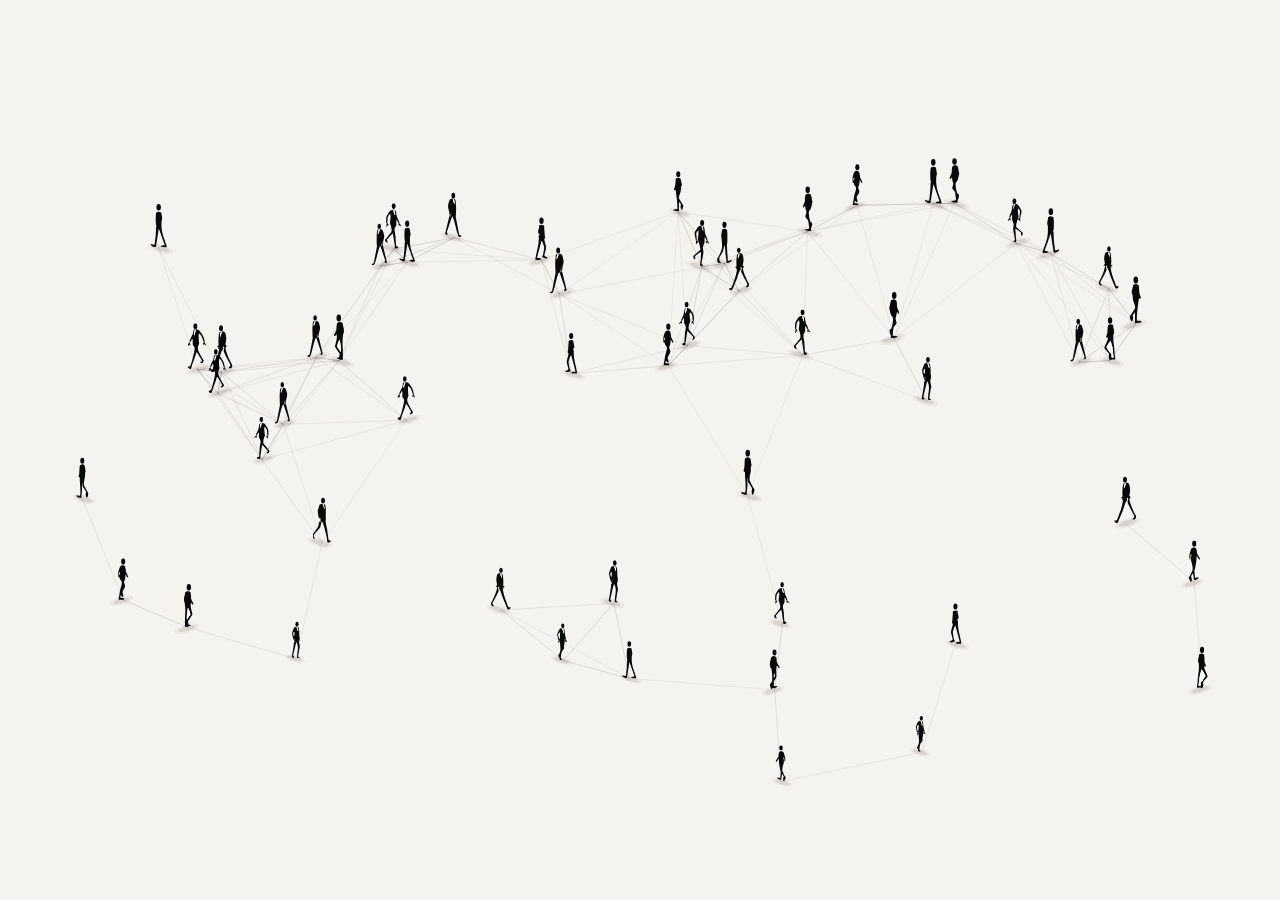
<file: index.html>
<!doctype html>
<html lang="ko">
<head>
  <meta charset="UTF-8" />
  <meta name="viewport" content="width=device-width, initial-scale=1.0" />
  <title>사람들의 흐름 — 1단계</title>
  <link rel="stylesheet" href="style.css" />
</head>
<body>
  <main>
    <canvas id="scene" aria-label="사람들이 자연스럽게 돌아다니는 시뮬레이션"></canvas>
  </main>
  <script src="main.js"></script>
</body>
</html>
</file>
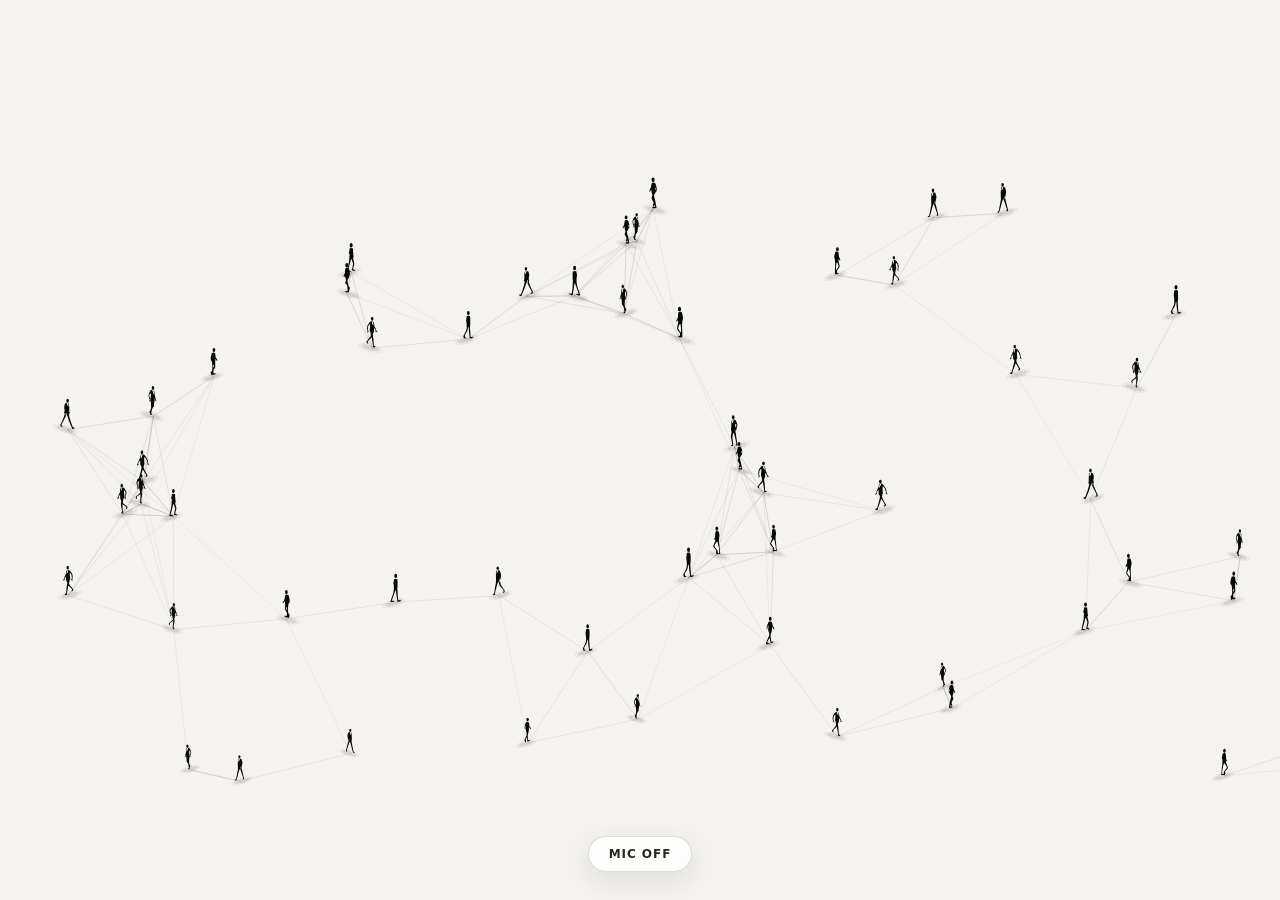
<file: final/index.html>
<!doctype html>
<html lang="ko">
<head>
  <meta charset="UTF-8" />
  <meta name="viewport" content="width=device-width, initial-scale=1.0" />
  <title>사람들의 흐름 — 1단계</title>
  <link rel="stylesheet" href="style.css" />
</head>
<body>
  <main>
    <canvas id="scene" aria-label="사람들이 자연스럽게 돌아다니는 시뮬레이션"></canvas>
    <button id="microphone" type="button" aria-pressed="false">MIC OFF</button>
  </main>
  <script src="main.js"></script>
</body>
</html>
</file>
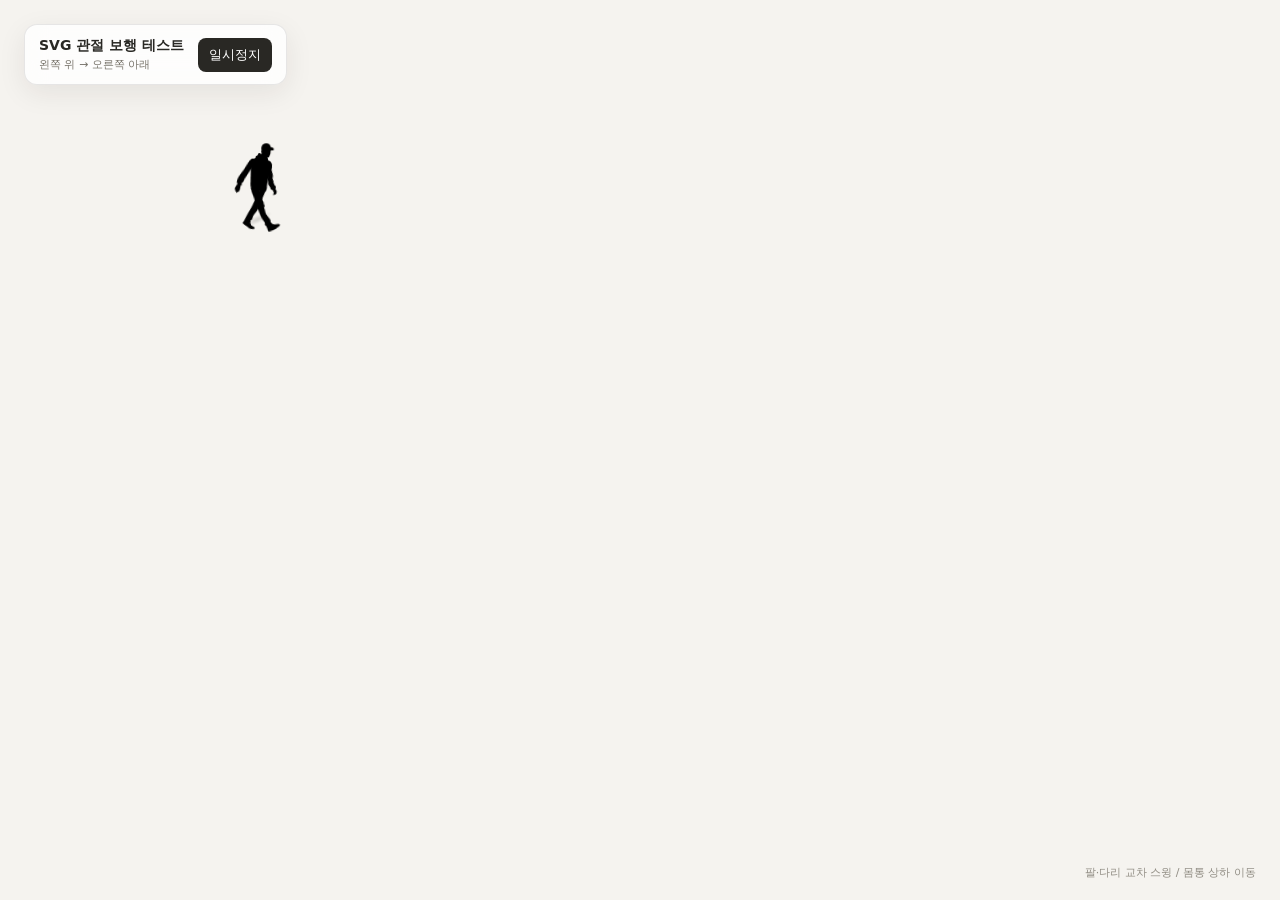
<file: character-test.html>
<!doctype html>
<html lang="ko">
<head>
  <meta charset="UTF-8" />
  <meta name="viewport" content="width=device-width, initial-scale=1.0" />
  <title>대각선 보행 SVG 테스트</title>
  <style>
    * { box-sizing: border-box; }
    html, body { width: 100%; height: 100%; margin: 0; overflow: hidden; }
    body { font-family: Inter, Pretendard, system-ui, sans-serif; background: #f5f3ef; color: #292824; }
    #stage { position: relative; width: 100%; height: 100%; }
    .guide {
      position: fixed; top: 24px; left: 24px; z-index: 5; display: flex; align-items: center; gap: 14px;
      padding: 12px 14px; border: 1px solid rgba(28,27,24,.1); border-radius: 13px;
      background: rgba(255,255,255,.82); box-shadow: 0 8px 28px rgba(35,31,24,.08); backdrop-filter: blur(12px);
    }
    .guide div { display: grid; gap: 2px; }
    .guide strong { font-size: 14px; }
    .guide span { font-size: 11px; color: #77736a; }
    button { border: 0; border-radius: 8px; padding: 8px 11px; background: #292824; color: #fff; cursor: pointer; }
    #walker { position: absolute; left: 0; top: 0; width: clamp(50px, 5.5vw, 76px); overflow: visible; transform-origin: 50% 100%; will-change: transform; }
    #walker svg { display: block; width: 100%; height: auto; overflow: visible; }
    #walker path { transform-box: view-box; will-change: transform; }
    #shadow {
      position: absolute; left: 0; top: 0; width: 38px; height: 10px; border-radius: 50%;
      background: radial-gradient(ellipse, rgba(31,28,24,.18), rgba(31,28,24,0) 70%);
      transform-origin: center; will-change: transform;
    }
    #status { position: fixed; right: 24px; bottom: 20px; font-size: 11px; color: #918d84; }
  </style>
</head>
<body>
  <main id="stage" aria-label="왼쪽 위에서 오른쪽 아래로 걷는 SVG 캐릭터 테스트">
    <section class="guide">
      <div><strong>SVG 관절 보행 테스트</strong><span>왼쪽 위 → 오른쪽 아래</span></div>
      <button id="toggle" type="button">일시정지</button>
    </section>
    <div id="shadow"></div>
    <div id="walker" aria-label="걷는 사람">
      <svg id="Layer_1" data-name="Layer 1" xmlns="http://www.w3.org/2000/svg" viewBox="-60 -35 430 730" aria-hidden="true">
        <path id="right_arm" data-name="right arm" d="M102.22,116.73c-3.1-.13-9.86,4.09-12.2,5.8-9.96,7.27-12.06,14.17-17.06,25.08-8.46,18.45-14.7,37.15-23.75,55.28-13.53,27.07-38.42,65.57-38.42,95.98,0,3.83.57,7.2,3.07,10.18.81.96,2.73,1.51,2.94,1.86,2.69,4.54-13.8,32.85-13.72,40.69.03,3.05,2.29,4.92,3.14,7.25,2.13,5.85,2.86,8.42,6.45,13.72,1.59,2.35,4.84,1.88,6.13,3.54,1.07,1.38,1.15,6.01,3.87,6.39,3.13.43,5.1-10.35,5.72-12.9l3.94,4.37c2.29,0,8.74-17.81,9.16-20.68,1-6.89-.23-27.05,4.02-31.99,1.43-1.67,5.21-1.73,5.5-4.99.32-2.32-2.82-3.83-3.2-5.32-.2-.77,2.8-9.13,3.5-10.24,1.26-1.99,3.33-2.46,4.76-4.02,4.38-4.8,4.5-15.69,7.07-21.91,1.89-4.58,34.97-78.9,53.98-119.75,6.95-14.93,8.38-23.78-3.18-34.53l-11.7-3.8Z"/>
        <path id="left_arm" data-name="left arm" d="M202.62,154.86c4.42,9.39,34.52,140.41,41.09,148.44,4.04,4.94,11.6,11.07,14.86,15.86,3.2,4.69,2.69,10.97,8.38,13.57,2.9,1.32,7.44,1.14,9.6,2.69.84.6,11.04,14.89,12.18,16.79.76,1.26,2.7,4.6,2.6,5.85-.85,4.82-7.78,2.33-6.86,8.03,1.02,6.4,13.76,1.15,17.14-1.3,6.19-4.49,7.71-8.8,7.49-16.29-.06-2.14-.77-9.31-1.29-10.99-1.16-3.71-8.87-9.69-9.93-13.77-1.59-6.1,2.1-10.26-1.18-17.26-3.26-6.97-10.22-7.36-11.14-8.62-.49-.68-1.19-5.91-2.62-8.35-1.5-2.54-4.65-4.36-5.65-6.64-1.85-4.22-2.51-10.49-4.65-15.55-2.47-5.84-8.25-12.71-8.38-18.92-.17-8.23,1.19-11.7-1.06-20.82-2.88-11.68-16.34-34.89-17.1-43.5-.41-4.64,1.2-11.86.72-17.4-1.19-13.58-10.53-30.1-22.75-36.56h0c-11.36.59-20.48,9.6-21.2,20.96l-.24,3.81Z"/>
        <path id="left_leg" data-name="left leg" d="M123.03,480.9c-1.38,1.34-3.95,6.66-6.06,9.14-10.05,11.84-26.97,25.23-35.19,37.15-4.4,6.39-9.94,26.55-17.56,28.21-2.21.48-3.28-.41-5.23-.92-.21,4.52-1.14,8.99-1.97,13.42-.35,1.87-1.79,3.47-1.94,5.21-.22,2.51,3.01,16.57,4.13,19.28,3.26,7.85,15.92,9.89,20.22,17.81,1.45,2.67,2.43,8.08-.28,10.17-5.75,4.44-30.38-3.08-36.62-7.05-5.99-3.81-9.57-10.44-14.55-15.32-6.06-5.95-24.39-20.2-26.89-26.8-.59-1.55-1.22-3.14-1.08-4.85.25-3.09,9.03-11.59,11.56-15.14,22.79-32.02,45.25-63.01,70.2-93.56,3.14-3.84,5.44-8.84,8.83-12.59,2.97-3.28,76.84-121.96,78.93-125.57.06-.1.11-.19.16-.29.07-.12.14-.25.21-.37,1.49-2.54,3.85-4.48,6.72-5.89,19.21-9.4,38.48,13.52,27.24,31.72l-80.83,136.25"/>
        <path id="right_leg" data-name="right leg" d="M259,612.14c-10.98,1.86-37.87.57-45.82-7.63-3.95-4.07-5.16-10.77-11.36-13.28-.07-2.79,2.22-2.91,2.63-6,2.21-16.29-19.82-40.84-25.82-55.05-5.56-13.14-3.57-33.69-8.5-47.79.04-5.59,5.77-9.86,5.28-16.56-.28-3.88-2.91-8.74-3.38-12.49-.7-5.65.26-10.25-1.21-16.36-.86-3.57-3.44-6.95-3.94-9.23-1.25-5.64-11.75-74.92-13.18-81.13-3.29-14.26-13.67-40.29-25.28-40.17-24.17.25-37.98,29.29-31.74,52.64,11.13,41.66,34.04,160.06,41.94,182.19,3.82,10.71,8.29,21.43,13.02,31.76,2.43,5.3,9.23,14.88,8.87,19.93-.37,5.15-2.81,7.06-1.1,13.58,1.58,6,6.13,6.1,7.99,9.57,1.55,2.89,4.87,17.11,5.89,21.33,1.67,6.91.42,17.28,7.45,20.21h6.14l31.95-7.09c8.48-1.16,46.64-20.51,48.56-26.91,1.78-5.93-3.62-9.57-8.38-11.52Z"/>
        <path id="body" d="M216.43,274.71c-4.92,22.56-3.98,51.36-12.03,73.16-2.58,6.97-6.84,5.95-9.07,9.37l-96.37-12.11c-6.03-2.11-5.33-14.04-6.21-20.36-.51-3.69-2.49-10.63-2.6-12.34-.4-6.34-.71-16.89-.16-24.45.88-12.12-.9-24.74.13-36.85v-124.97c1.18-11.6,24.43-9.47,32.24-18.13l2.08-9.81c2.48-4.8,9.99-4.56,12.58-7.6,2.78-3.26,4.64-14.08,8.9-16.56,5.49-3.2,15.43,4.81,21.39,5.16-1.31-3.41-1.08-7.22-1.82-10.75-.16-.76-1.56-.36-1.76-1.92-.75-5.8,1.28-10.35,1.51-15.11.17-3.57-1.6-7.9-1.5-12.21.21-8.88,4.48-24.09,11.53-29.76C186.57.38,197.12-1.72,211.37,1.28c13.43,2.82,16.55,14.54,21.73,25.68,8.25,2.25,18.41,2.11,21.68,11.66,5.21,15.2-9.53,13.69-19.85,13.48.07,3.6-3.24,7.93-3.58,10.98-.3,2.62.97,5.06.93,7.81-.07,4.92-6.94,23.71-9.54,28.3-2.75,4.85-6.83,3.24-11.16,3.77-1.01.12-1.76-.35-1.28,1.29,1.82,6.16,7.79,12.7,4.45,20.54,3.49,1.85,14.44,6.03,17.33,9.21,9.94,10.92,13.58,26.2,10.97,40.73l-26.63,99.98Z"/>
      </svg>
    </div>
    <div id="status">팔·다리 교차 스윙 / 몸통 상하 이동</div>
  </main>
  <script src="character-test.js"></script>
</body>
</html>
</file>
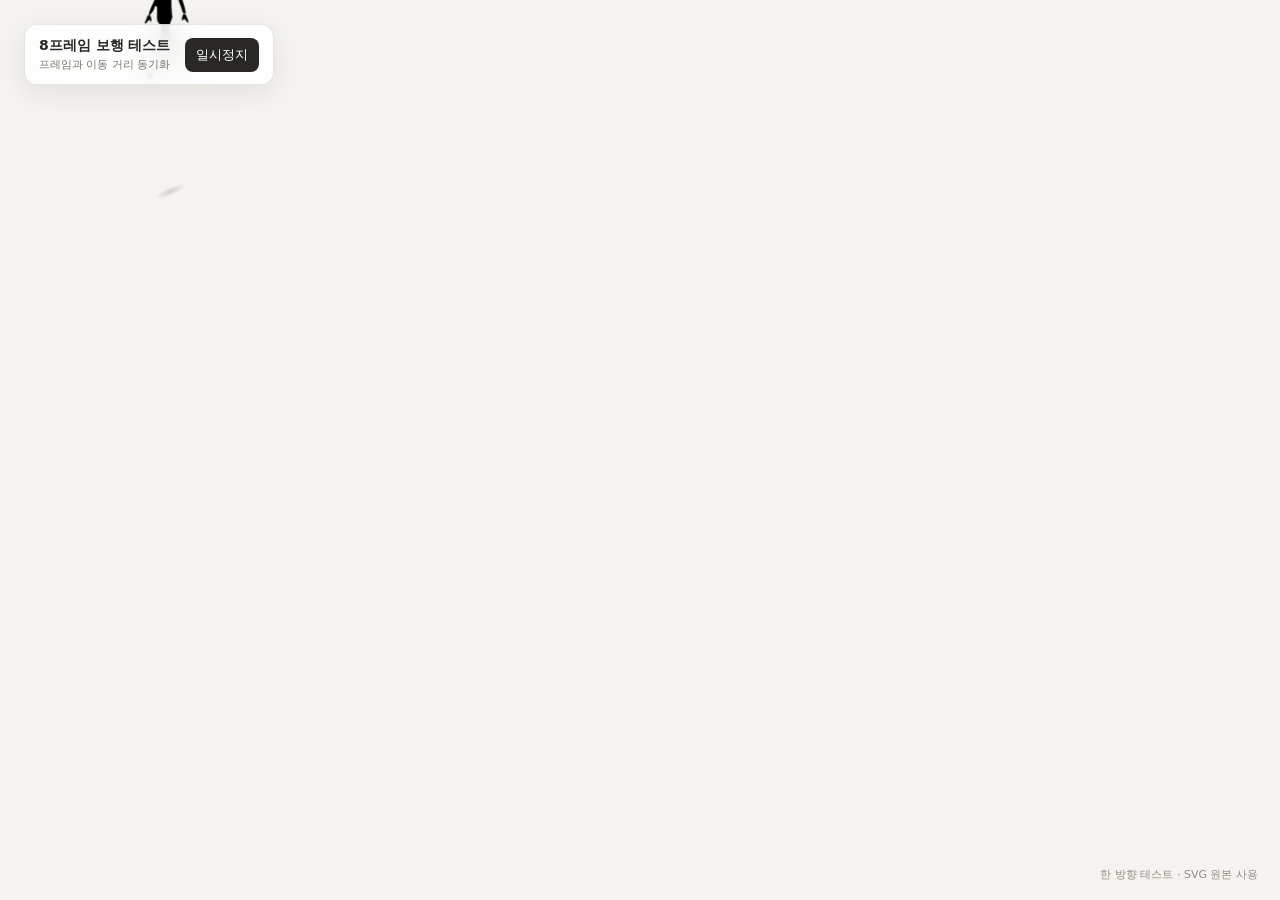
<file: person1-test.html>
<!doctype html>
<html lang="ko">
<head>
  <meta charset="UTF-8" />
  <meta name="viewport" content="width=device-width, initial-scale=1.0" />
  <title>8프레임 자연스러운 보행 테스트</title>
  <style>
    * { box-sizing: border-box; }
    html, body, main { width: 100%; height: 100%; margin: 0; overflow: hidden; }
    body { font-family: Inter, Pretendard, system-ui, sans-serif; background: #f5f3ef; color: #292824; }
    .panel {
      position: fixed; left: 24px; top: 24px; z-index: 5; display: flex; align-items: center; gap: 14px;
      padding: 12px 14px; border: 1px solid rgba(28,27,24,.1); border-radius: 13px;
      background: rgba(255,255,255,.84); box-shadow: 0 8px 28px rgba(35,31,24,.08); backdrop-filter: blur(12px);
    }
    .panel div { display: grid; gap: 2px; }
    .panel strong { font-size: 14px; }
    .panel span { font-size: 11px; color: #77736a; }
    button { border: 0; border-radius: 8px; padding: 8px 11px; background: #292824; color: white; cursor: pointer; }
    #walker { position: absolute; left: 0; top: 0; transform-origin: 50% 100%; will-change: transform; }
    #frame {
      position: absolute; left: 0; bottom: 0; overflow: hidden;
      width: 58px; height: 142px; transform: translateX(-50%);
    }
    #sheet { position: absolute; top: 0; height: 142px; max-width: none; will-change: transform; }
    #shadow {
      position: absolute; left: 0; top: 0; width: 42px; height: 11px; border-radius: 50%;
      background: radial-gradient(ellipse, rgba(31,28,24,.17), rgba(31,28,24,0) 72%);
      will-change: transform;
    }
    #note { position: fixed; right: 22px; bottom: 18px; font-size: 11px; color: #918d84; }
  </style>
</head>
<body>
  <main aria-label="8프레임 SVG 걷기 테스트">
    <section class="panel">
      <div><strong>8프레임 보행 테스트</strong><span>프레임과 이동 거리 동기화</span></div>
      <button id="toggle" type="button">일시정지</button>
    </section>
    <div id="shadow"></div>
    <div id="walker"><div id="frame"><img id="sheet" src="./person_1.svg" alt="" /></div></div>
    <div id="note">한 방향 테스트 · SVG 원본 사용</div>
  </main>
  <script src="person1-test.js"></script>
</body>
</html>
</file>
<file: style.css>
:root { color-scheme: light; font-family: Inter, Pretendard, system-ui, sans-serif; }
* { box-sizing: border-box; }
html, body, main { width: 100%; height: 100%; margin: 0; overflow: hidden; }
body { background: #eeeae2; }
canvas { display: block; width: 100%; height: 100%; }
</file>
<file: final/style.css>
:root { color-scheme: light; font-family: Inter, Pretendard, system-ui, sans-serif; }
* { box-sizing: border-box; }
html, body, main { width: 100%; height: 100%; margin: 0; overflow: hidden; }
body { background: #eeeae2; }
canvas { display: block; width: 100%; height: 100%; }
#microphone {
  position: fixed;
  left: 50%;
  bottom: 28px;
  transform: translateX(-50%);
  min-width: 104px;
  border: 1px solid rgba(28, 27, 24, .14);
  border-radius: 999px;
  padding: 11px 18px;
  background: rgba(255, 255, 255, .82);
  box-shadow: 0 8px 28px rgba(32, 28, 20, .1);
  backdrop-filter: blur(14px);
  color: #292824;
  font: 600 12px/1 Inter, Pretendard, system-ui, sans-serif;
  letter-spacing: .08em;
  cursor: pointer;
}
#microphone.active { background: #292824; color: #fff; }
#microphone:focus-visible { outline: 2px solid #b9473f; outline-offset: 3px; }
@media (max-width: 640px) { #microphone { bottom: 20px; } }
</file>
